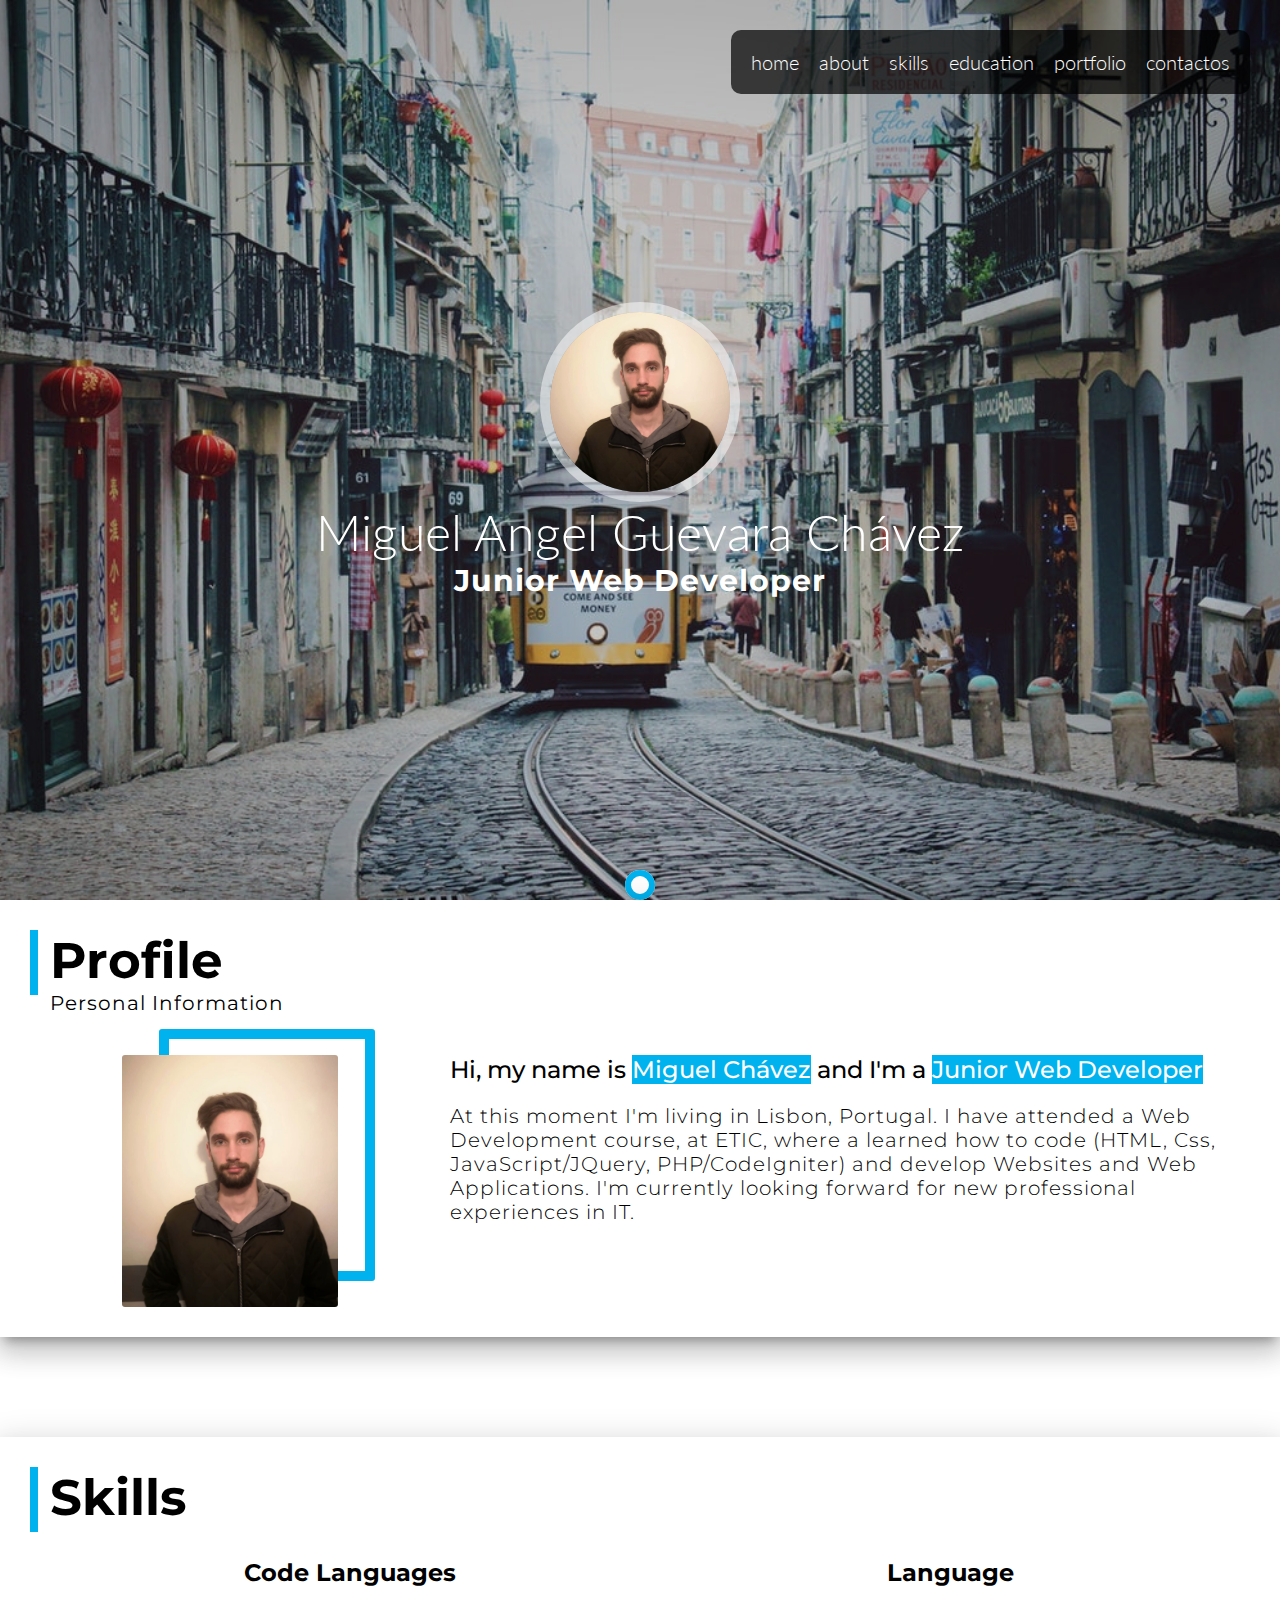
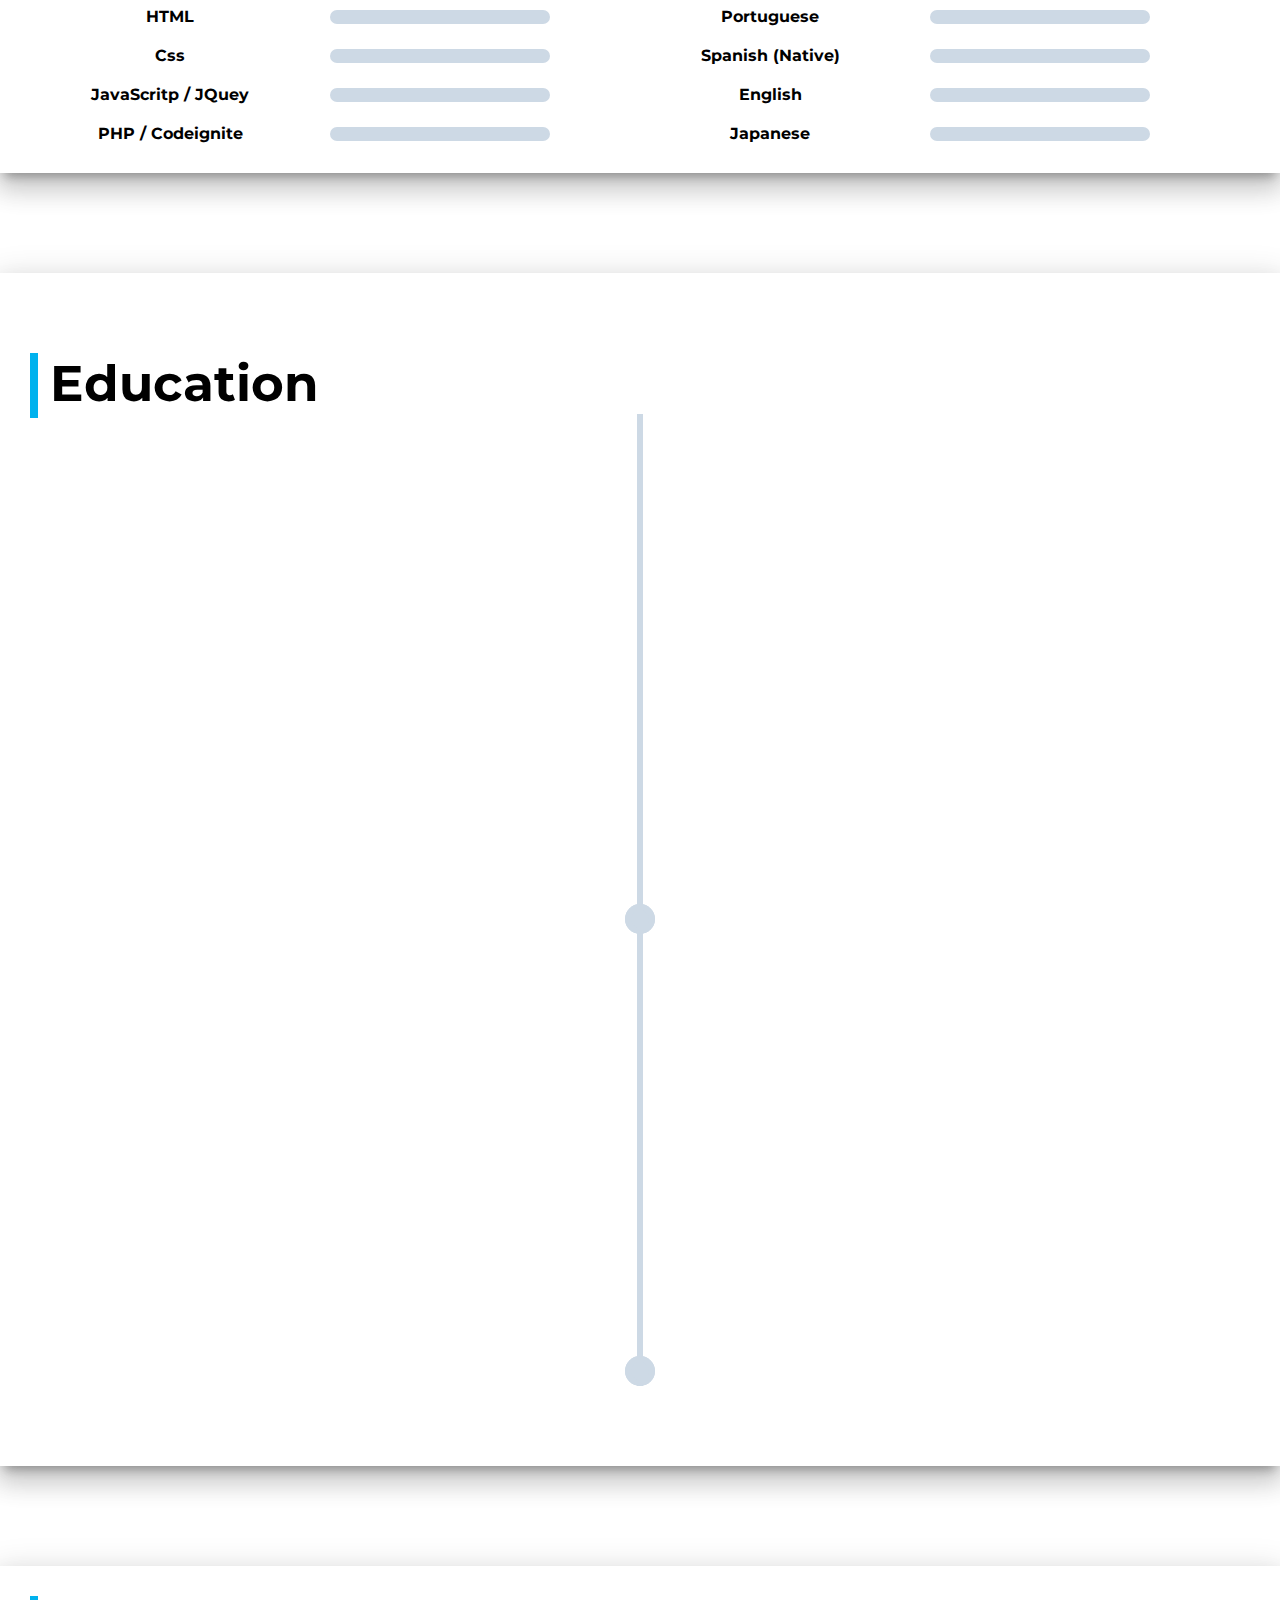
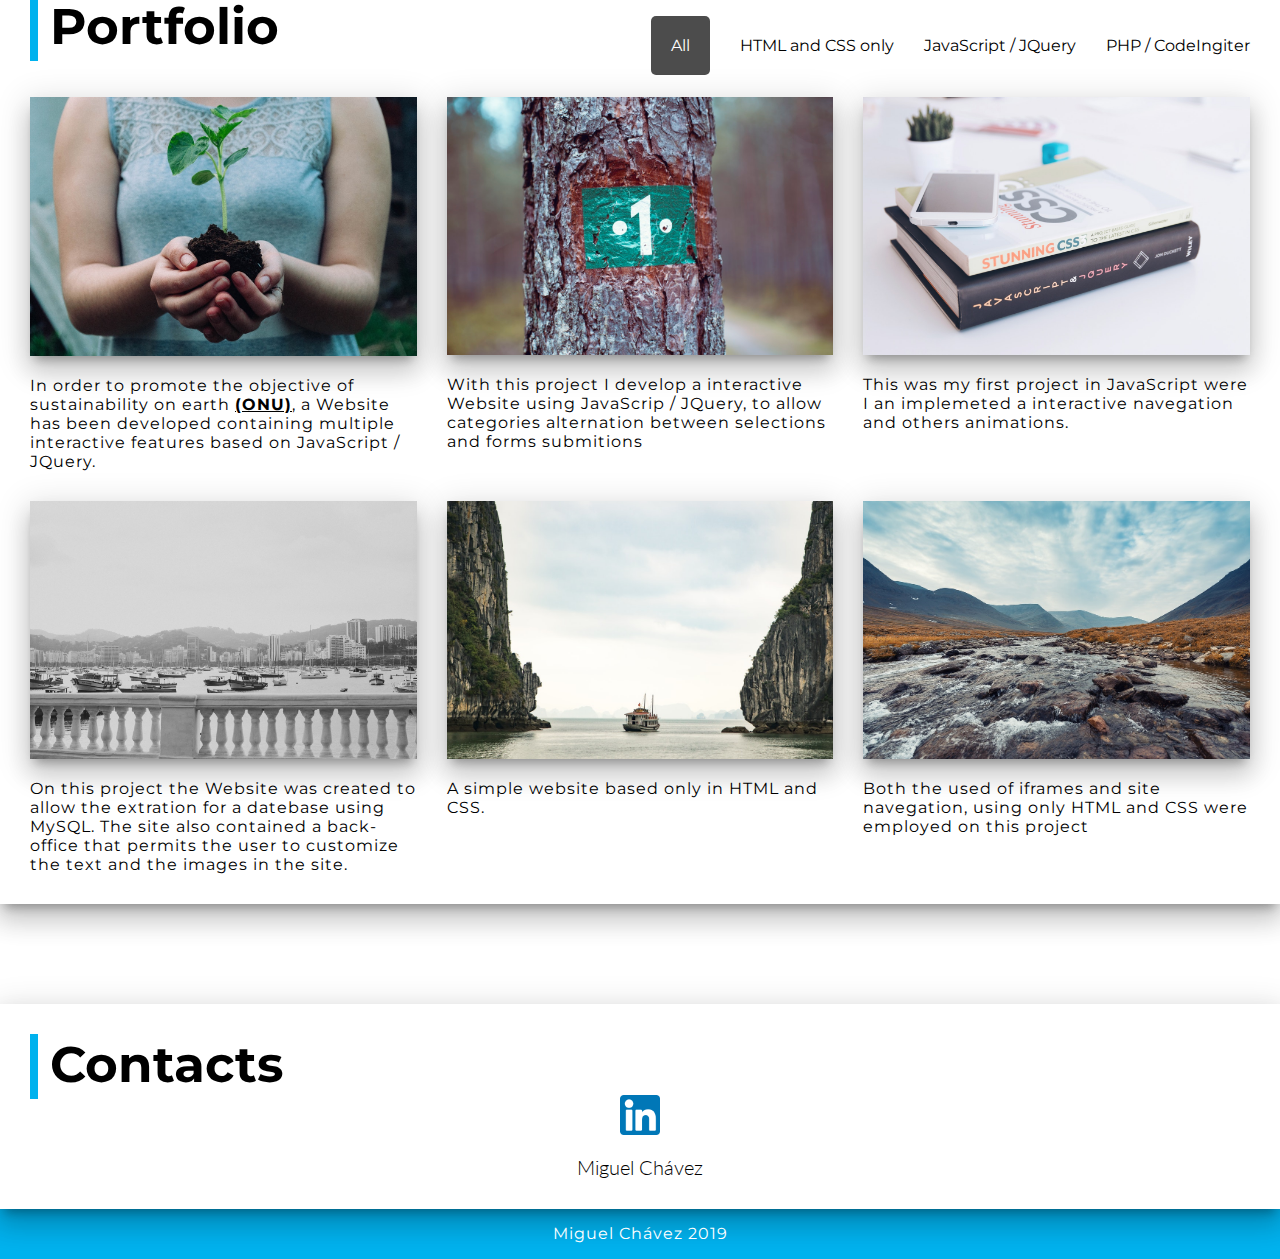
<file: index.html>
<!DOCTYPE html>
<html>
<head>
	<meta charset="utf-8">
	<meta name="description" content="At this moment I'm living in Lisbon, Portugal. I have attended a Web Development course, at ETIC, where a learned how to code (HTML, Css, JavaScript/JQuery, PHP/CodeIgniter) and develop Websites and Web Applications. I'm currently looking forward for new professional experiences in IT.">
	<meta name="author" content="Miguel Angel Guevara Chávez">
	<meta name="keywords" content="Junior-Web-Developer, Web-Developer, ETIC, Front-End, Back-End, Full-Stack, Developer, IT, Portugal, Portugal-Web-Developer">
	<meta name="viewport" content="width=device-width, initial-scale=1">

	<title>Miguel Chávez</title>

	<link rel="icon" href="assets/images/mcfavicon.ico" type="image/ico" sizes="16x16">
	<link href="https://fonts.googleapis.com/css?family=Lato:100,300|Montserrat:400,700" rel="stylesheet">
	<link rel="stylesheet" type="text/css" href="assets/css/styles.css">
</head>
<body>

<header id="home" class="parallax display-flex">

	<nav class="nav color-white">
		<ul>
			<li>
				<span><a href="#home">home</a></span>
			</li>

			<li>
				<a href="#about">about</a>
			</li>

			<li>
				<a href="#skills">skills</a>
			</li>

			<li>
				<a href="#education">education</a>
			</li>

			<li>
				<a href="#portfolio">portfolio</a>
			</li>

			<li>
				<a href="#contacts">contactos</a>
			</li>
		</ul>
	</nav>

    <figure>
	    <img src="assets/images/miguel-chavez.jpeg">
	</figure>
		
		<div class="banner color-white">
		<h1>Miguel Angel Guevara Chávez</h1>
		<p>Junior Web Developer</p>
		</div>

		<a href="#about" class="next"><div></div></a>



</header>

<main class="parallax display-flex">

<section id="about" class="shadow">

		<div class="container">
		
		<div class="title-about">
			<h3>Profile</h3>
			<p>Personal Information</p>
		</div>

	    <article class="grid-about grid">

	    	<div class="img-about-container">

	    	<figure>
	    		<img class="img-about" src="assets/images/miguel-chavez.jpeg">
	    		<div class="img-about-decoration"></div>
	    	</figure>

	    	</div>


		<div class="profile">
		<h2><span>Hi</span>, my name is <span class="profile-span color-white">Miguel Chávez</span> and I'm a <span class="profile-span color-white">Junior Web Developer</span> </h2>
		<p>At this moment I'm living in Lisbon, Portugal. I have attended a Web Development course, at ETIC, where a learned how to code (HTML, Css, JavaScript/JQuery, PHP/CodeIgniter) and develop Websites and Web Applications. I'm currently looking forward for new professional experiences in IT.
		</p>

	    </div>

</section>

<div class="white-space section-skills"></div>

<section id="skills" class="shadow">

	<div class="container">
			
	    <article class="skills">
			<h3>Skills</h3>
		</article>

		<article class="skills-grid grid">
					
			
			<ul>
				<h2>Code Languages</h2>
				<li class="grid">
					<label>HTML</label>
					<div class="display-flex">
					<span class="skills-lines"><span class="skills-lines-inside color-white html" data-value="190px"></span></span>
				    </div>
				</li>

			    <li class="grid">
					<label>Css</label>
					<div class="display-flex">
					<span class="skills-lines"><span class="skills-lines-inside css" data-value="208px"></span></span>
			     	</div>
			    </li>

		        <li class="grid">
					<label>JavaScritp / JQuey</label>
					<div class="display-flex">
					<span class="skills-lines"><span class="skills-lines-inside javascritp" data-value="178px"></span></span>
				    </div>
			    </li>

		    	<li class="grid">
					<label>PHP / Codeignite</label>
					<div class="display-flex">
					<span class="skills-lines"><span class="skills-lines-inside php" data-value="197px"></span></span>
				    </div>
				</li>
				
			</ul>

			<ul>
				<h2>Language</h2>
				<li class="grid">
					<label>Portuguese</label>
					<div class="display-flex">
					<span class="skills-lines"><span class="skills-lines-inside portuguese" data-value="212px"></span></span>
					</div>
				</li>

			    <li class="grid">
					<label>Spanish (Native)</label>
					<div class="display-flex">
					<span class="skills-lines"><span class="skills-lines-inside spanish" data-value="220px"></span></span>
				    </div>
			    </li>

		        <li class="grid">
					<label>English</label>
					<div class="display-flex">
					<span class="skills-lines"><span class="skills-lines-inside english" data-value="180px"></span></span>
				    </div>
			    </li>

		    	<li class="grid">
					<label>Japanese</label>
					<div class="display-flex">
					<span class="skills-lines"><span class="skills-lines-inside japanese" data-value="60px"></span></span>
				    </div>
				</li>
			</ul>


				</article>

				</div>			
</section>

<div class="white-space"></div>

<section id="education" class="timeline shadow">

 <ul>

 	<div class="container">

		<h3 class="education">Education</h3>
				
    <li>
      <div class="shadow div">
      	<div class="timeline-decoration">
        <time>OCT/2018 - AUG/2019</time><span class="timeline-text"><span class="profile-span color-white">Web Development</span> Course (Post Work Regimen), in the ETIC (Shool of Technologies Inovation and Criativity).</span>

        <div class="timeline-inside display-flex">       
        <label>HTML</label>
        <label>CSS</label>
        <label>JAVASCRITP | JQUERY</label>
        <label>PHP | CODEIGNITER</label>
        <label>MYSQL</label>
        </div>  
          
        </div>
      </div>
    </li>
    
    <li>   
      <div class="shadow div">
      	<div class="timeline-decoration">
        <time>OCT/2015 - FEB/2017</time><span class="timeline-text"><span class="profile-span color-white">MANAGEMENT OF HOTELS AND TOURISM</span>, at the School of Hospitality and Tourism of Porto.</span>

        <div class="timeline-inside display-flex">       
        <label>Communication Techniques</label>
        <label>Human Resources</label>
        <label>Marketing</label>
        <label>Branding</label>
        </div>
      </div>
    </li>

    </div>

</ul> 
			
</section>

<div class="white-space"></div>

<section id="portfolio" class="shadow">

	<div class="container">

		<h3 class="education">Portfolio</h3>

		<div class="selector display-flex">
			<div class="selector-data selected" data-target="all">All</div>
			<div class="selector-data" data-target="html">HTML and CSS only</div>
			<div class="selector-data" data-target="javascritp">JavaScript / JQuery</div>
			<div class="selector-data" data-target="php">PHP / CodeIngiter</div>

		</div>

	<article class="portfolio grid">

		<div class="project" data-category="javascritp">
			<a href="http://webdevelopetic.pt/alunos/MiguelChavez/index.html" target="blanck">
			<img class="shadow" src="assets/images/earth.jpg">
			</a>
			<p>In order to promote the objective of sustainability on earth <span class="obj"><a href="https://www.unric.org/pt/17-objetivos-de-desenvolvimento-sustentavel/31984-objetivo-15-protecao-dos-ecossistemas-terrestres" target="blanck">(ONU)</a></span>, a Website has been developed containing multiple interactive features based on JavaScript / JQuery.</p>
		</div>

		<div class="project" data-category="javascritp">
			<a href="assets/projectos/2/index.html" target="blanck">
				<img class="shadow" src="assets/images/2.jpg">
			</a>
				<p>With this project I develop a interactive Website using JavaScrip / JQuery, to allow categories alternation between selections and forms submitions </p>
		</div>

		<div class="project" data-category="javascritp">
			<a href="assets/projectos/3/index.html" target="blanck">
				<img class="shadow" src="assets/images/3.jpg">	
			</a>
				<p>This was my first project in JavaScript were I an implemeted a interactive navegation and others animations.</p>
		</div>

			<div class="project" data-category="php">
			<a href="assets/projectos/5">
				<img class="shadow" src="assets/images/5.jpg">
			</a>
				<p>On this project the Website was created to allow the extration for a datebase using MySQL. The site also contained a back-office that permits the user to customize the text and the images in the site.</p>
		</div>


		<div class="project" data-category="html">
			<a href="assets/projectos/4/index.html" target="blanck">
			    <img class="shadow" src="assets/images/4.jpg">
			</a>
				<p>A simple website based only in HTML and CSS.</p>
		</div>


		<div class="project" data-category="html">
			<a href="assets/projectos/mountains/index.html" target="blanck">
				<img class="shadow" src="assets/images/1.jpg">
			</a>
				<p>Both the used of iframes and site navegation, using only HTML and CSS were employed on this project</p>
		</div>

	</article>

	</div>

</section>

<div class="white-space"></div>

<section id="contacts" class="shadow">

	<div class="container">

	<h3 class="education">Contacts</h3>

	<article class="display-flex">
			
	<figure class="display-flex">
		<a href="https://www.linkedin.com/in/miguel-ch%C3%A1vez-43ba5317b/" target="blanck">
			<img src="assets/images/linkedin.png">
		</a>
		<a href="https://www.linkedin.com/in/miguel-ch%C3%A1vez-43ba5317b/" target="blanck">
		<h1>Miguel Chávez</h1>
		</a>
	</figure>
	</article>

	</div>

</section>

</section>

    </main>

	<footer class="color-white">
		<p>Miguel Chávez 2019</p>
	</footer>

	<script src="https://ajax.googleapis.com/ajax/libs/jquery/3.3.1/jquery.min.js"></script>
	<script src="assets/js/js.js"></script>

</body>
</html>
</file>
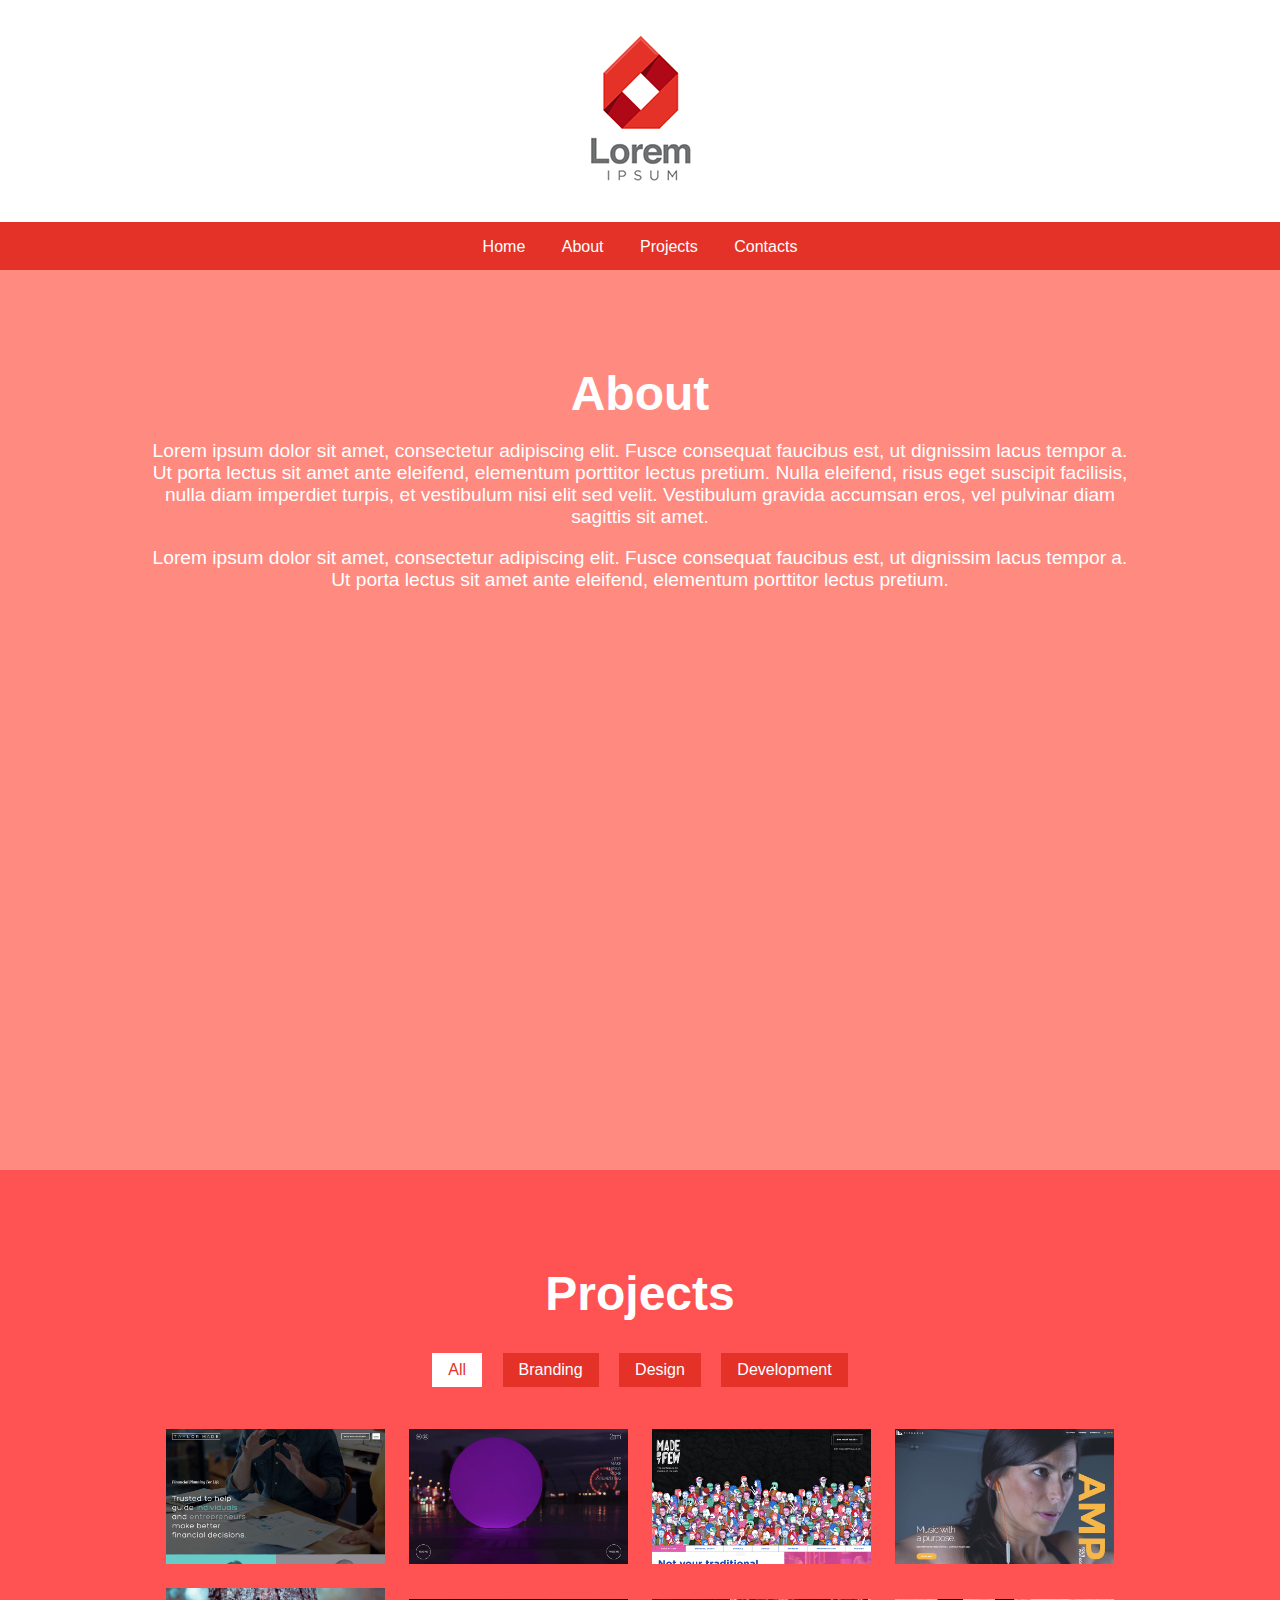
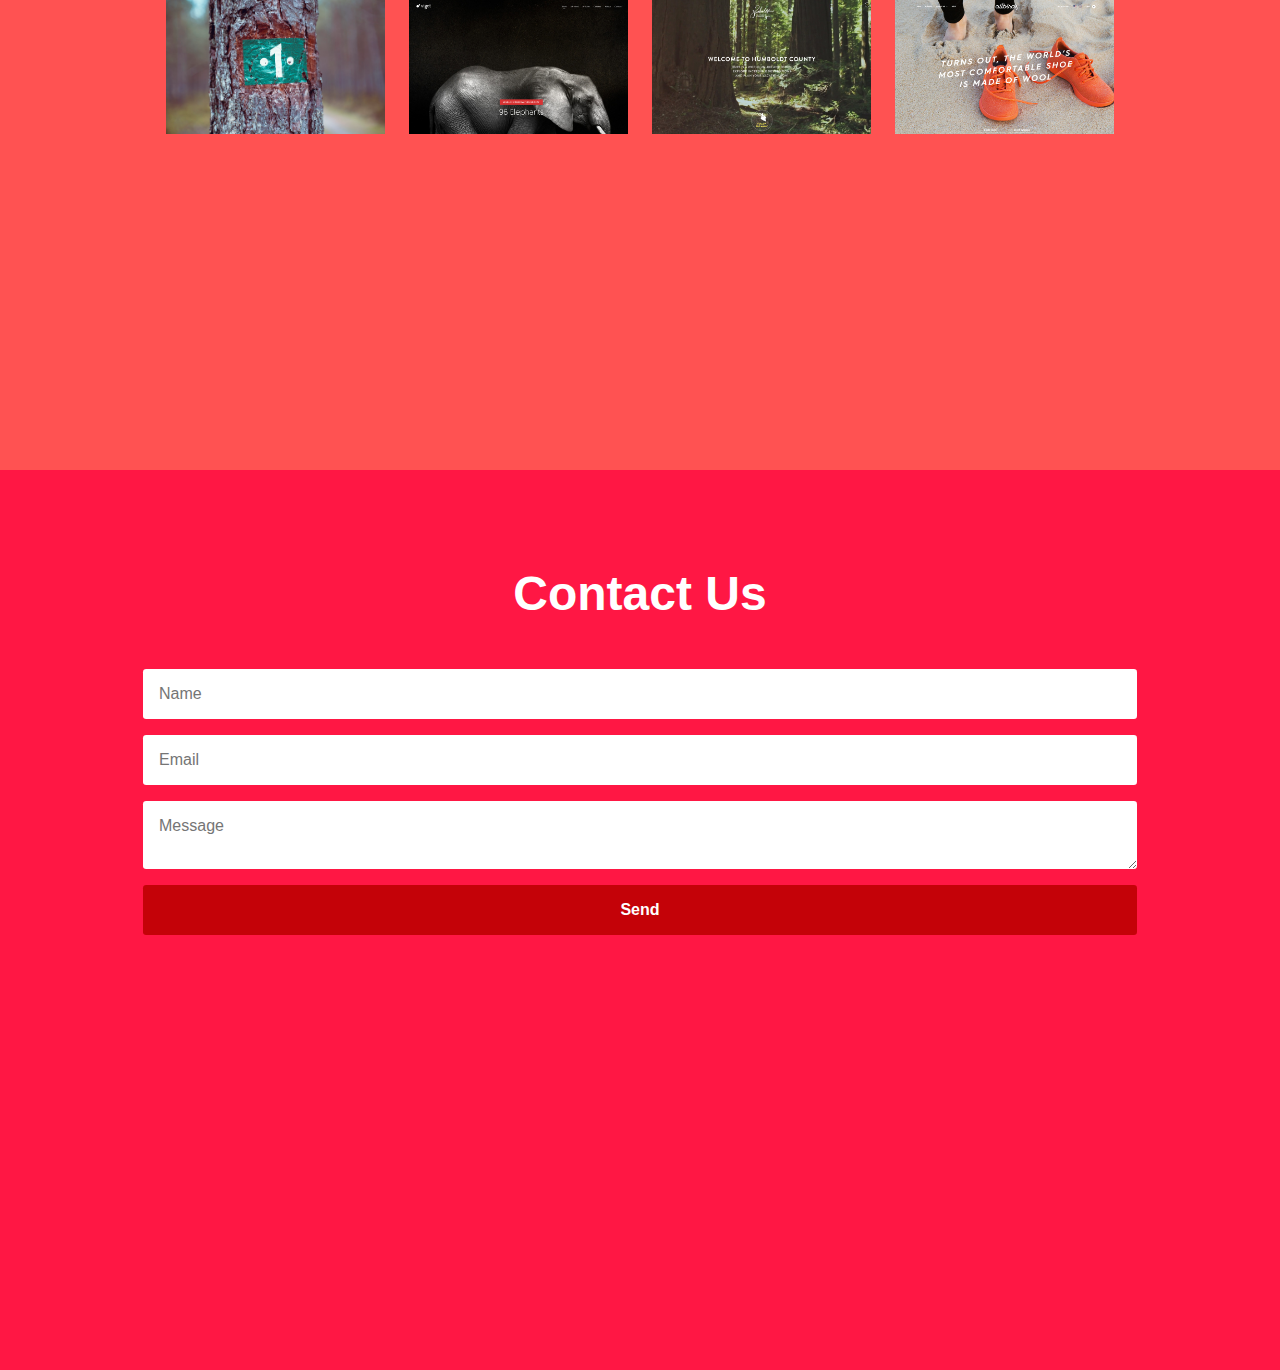
<file: assets/projectos/2/index.html>
<!DOCTYPE html>
<html>
<head>
<meta charset="utf-8" />
<link type="text/css" rel="stylesheet" href="css/style.css" />
<title>Lorem Ipsum</title>
</head>

<body>

    <!-- Header -->
    <header id="header">
        <!-- Logo -->
        <h1>
        	<img src="img/logo.png" alt="Lorem Ipsum"/>
        </h1>
        <!-- Menu -->
        <div id="menu-container">
            <nav id="main-menu">
            	<a href="#header">Home</a>
                <a href="#about">About</a>
                <a href="#projects">Projects</a>
                <a href="#contacts">Contacts</a>
            </nav>
        </div>
    </header>

    <!-- Section 1 -->
    <section class="home-section" id="about">
        <div class="container">
            <header>
                <h2>
                    About
                </h2>
                <p>
                    Lorem ipsum dolor sit amet, consectetur adipiscing elit. Fusce consequat faucibus est, ut dignissim lacus tempor a. Ut porta lectus sit amet ante eleifend, elementum porttitor lectus pretium. Nulla eleifend, risus eget suscipit facilisis, nulla diam imperdiet turpis, et vestibulum nisi elit sed velit. Vestibulum gravida accumsan eros, vel pulvinar diam sagittis sit amet.
                </p>
                <p>
                    Lorem ipsum dolor sit amet, consectetur adipiscing elit. Fusce consequat faucibus est,
                    ut dignissim lacus tempor a. Ut porta lectus sit amet ante eleifend, elementum porttitor lectus pretium.
                </p>
            </header>
        </div>
    </section>

    <section class="home-section" id="projects">
        <div class="container">
            <header>
                <h2>
                    Projects
                </h2>
            </header>

            <div class="buttons-container">
                <div class="project-button active-button" data-target="all">
                    All
                </div>
                <div class="project-button" data-target="branding">
                    Branding
                </div>
                <div class="project-button" data-target="design">
                    Design
                </div>
                <div class="project-button" data-target="development">
                    Development
                </div>
            </div>

            <div class="projects-container clearfix">
                <img src="img/project1.jpg" class="project design" data-category="branding"/>
                <img src="img/project2.jpg" class="project" data-category="design"/>
                <img src="img/project3.jpg" class="project" data-category="development"/>
                <img src="img/project4.jpg" class="project" data-category="design"/>
                <img src="img/project5.jpg" class="project" data-category="design"/>
                <img src="img/project6.jpg" class="project" data-category="branding"/>
                <img src="img/project7.jpg" class="project" data-category="design"/>
                <img src="img/project8.jpg" class="project" data-category="development"/>
            </div>

        </div>
    </section>

    <section class="home-section" id="contacts">
        <div class="container">
            <header>
                <h2>
                    Contact Us
                </h2>
            </header>

            <form id="contact-form">
                <input type="text" name="name" id="form-name" placeholder="Name" required/>
                <input type="email" name="email" placeholder="Email" required/>
                <textarea name="message" placeholder="Message" required></textarea>
                <input type="submit" value="Send" />
            </form>

            <div id="contact-message">
                Thank you for contacting <span>Tom</span>.
                <br />
                Wee'll get back to you as soon as possible.

            </div>

        </div>
    </section>

    <script type="text/javascript" src="js/jquery3.1.1.js"></script>
    <script type="text/javascript" src="js/script.js"></script>

</body>
</html>
</file>
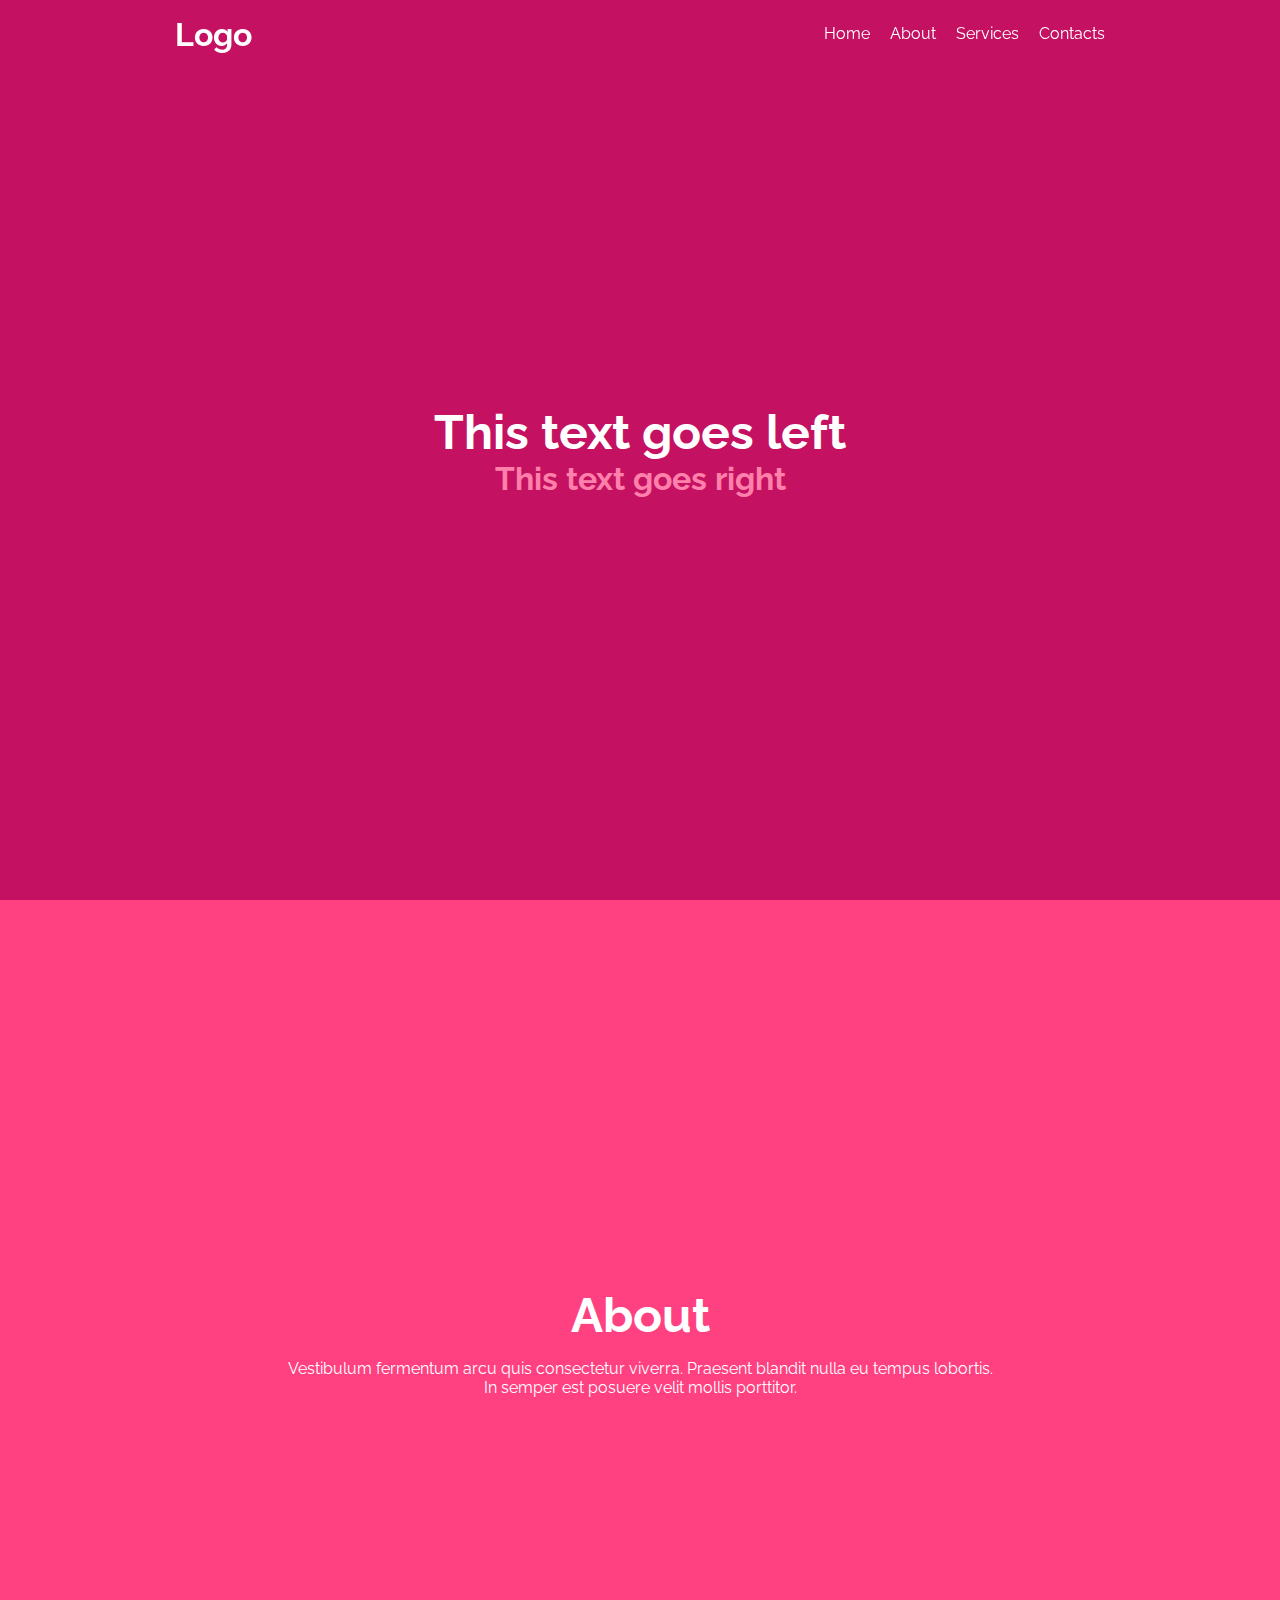
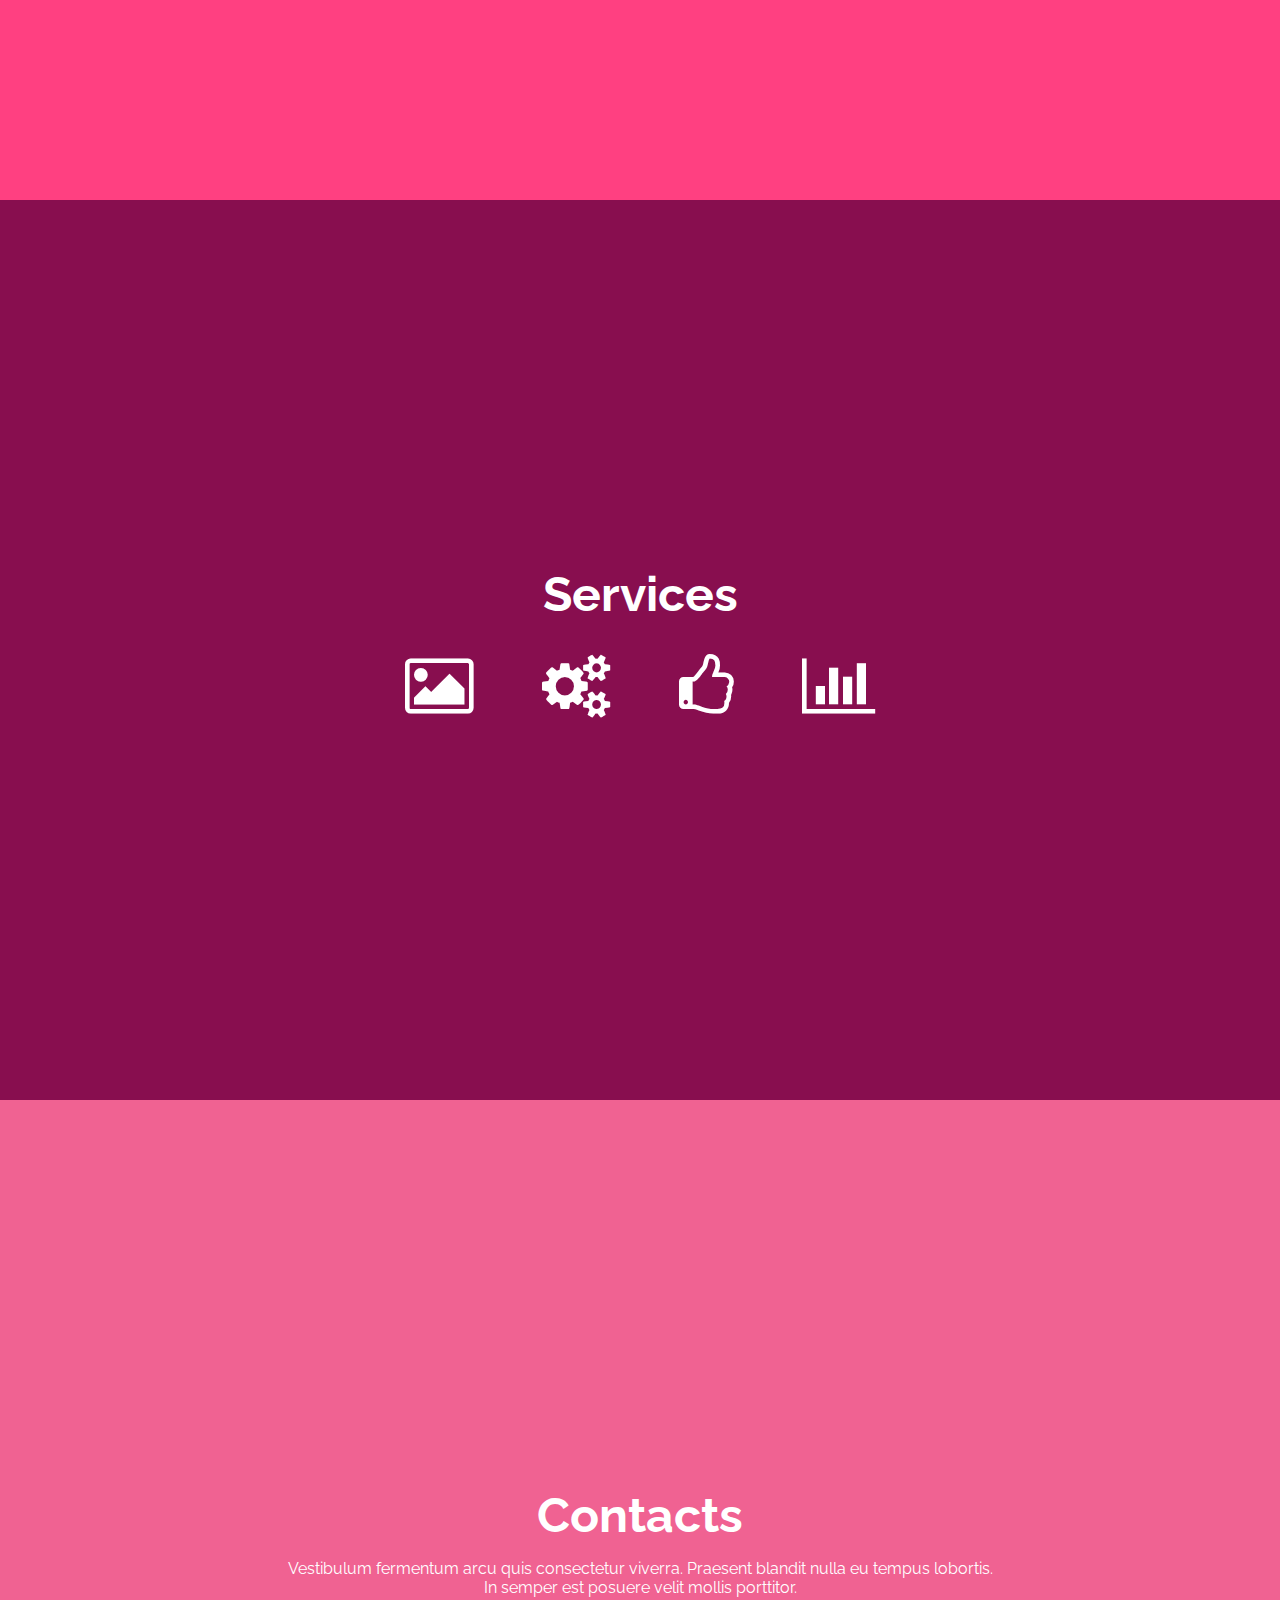
<file: assets/projectos/3/index.html>
<!DOCTYPE HTML>
<html>
<head>
    <meta charset="utf-8">
    <link rel="stylesheet" type="text/css" href="css/style.css" />
    <link rel="stylesheet" type="text/css" href="css/font-awesome/css/font-awesome.min.css" />
    <link href="https://fonts.googleapis.com/css?family=Raleway:400,700" rel="stylesheet">
<title>Javascript</title>
</head>

<body>

    <header class="main-header">
        <div class="container">
            <div class="row">
                <div class="col col4 left">
                    <h1>Logo</h1>
                </div>
                <div class="col col8 right">
                    <nav class="main-menu text-right">
                        <a href="#intro">Home</a>
                        <a href="#about">About</a>
                        <a href="#services">Services</a>
                        <a href="#contacts">Contacts</a>
                    </nav>
                </div>
            </div>
        </div>
    </header>

    <section class="home-section" id="intro">
        <header>
            <h2>This text goes left</h2>
            <h3>This text goes right</h3>
        </header>
    </section>

    <section class="home-section" id="about">
        <header>
            <h2>About</h2>
            <p>
                Vestibulum fermentum arcu quis consectetur viverra. Praesent blandit nulla eu tempus lobortis.<br />
                In semper est posuere velit mollis porttitor.
            </p>
        </header>
    </section>

    <section class="home-section" id="services">
        <header>
            <h2>Services</h2>
            <p class="services-icons">
                <i class="fa fa-picture-o"></i>
                <i class="fa fa-cogs"></i>
                <i class="fa fa-thumbs-o-up"></i>
                <i class="fa fa-bar-chart"></i>
            </p>
        </header>
    </section>

    <section class="home-section" id="contacts">
        <header>
            <h2>Contacts</h2>
            <p>
                Vestibulum fermentum arcu quis consectetur viverra. Praesent blandit nulla eu tempus lobortis.<br />
                In semper est posuere velit mollis porttitor.
            </p>
        </header>
    </section>



    <!-- JS files -->
    <script type="application/javascript" src="js/jquery3.1.1.js"></script>
    <script type="application/javascript" src="js/script.js"></script>

</body>
</html>
</file>
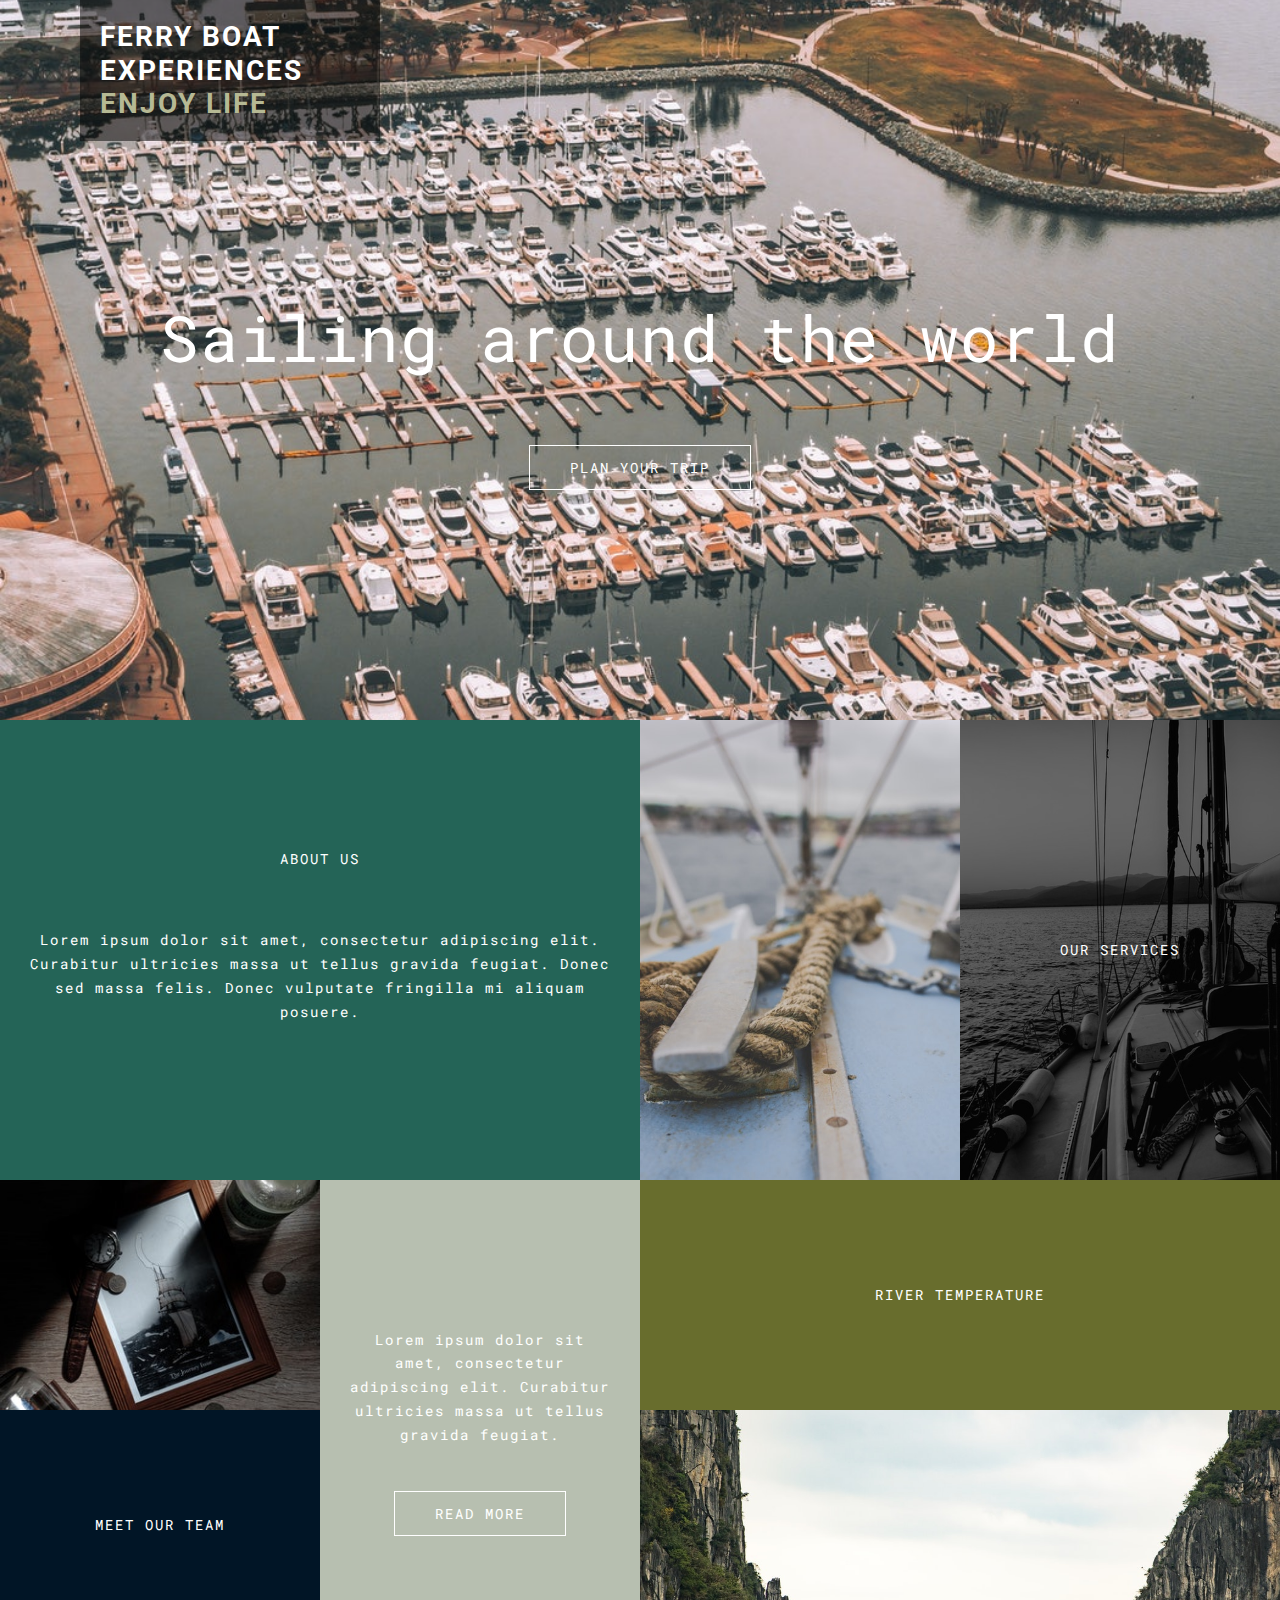
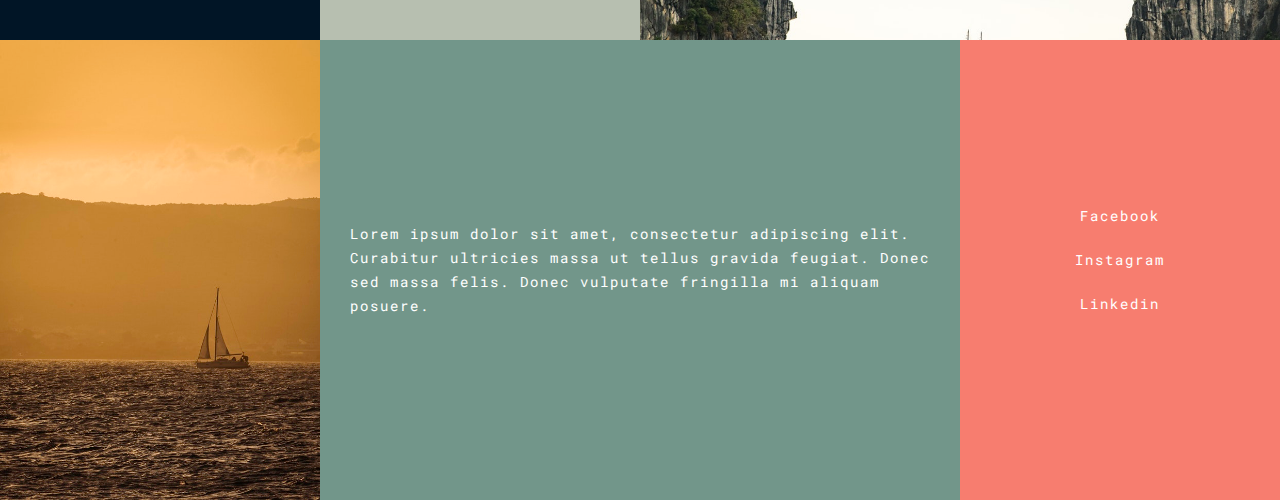
<file: assets/projectos/4/index.html>
<!DOCTYPE html>
<html>
	<head>
        <meta charset="utf-8">
        <meta name="viewport" content="width=device-width, initial-scale=1.0">
        
		<title>Sailing</title>
        <link href="https://fonts.googleapis.com/css?family=Roboto|Roboto+Mono:700,400" rel="stylesheet">
		<link rel="stylesheet" type="text/css" href="assets/css/styles.css">
	</head>

	<body>
        
        <header>
            <div class="logo">
                <h1>Ferry Boat Experiences
                    <span>Enjoy Life</span>
                </h1>
            </div>
            
            <h2>Sailing around the world</h2>
            <a class="button" href="#">Plan your trip</a>
        </header>
        
        <main>
            <div class="about-us span-2">
                 <h3> About us</h3>
                 <p>Lorem ipsum dolor sit amet, consectetur adipiscing elit. Curabitur ultricies massa ut tellus gravida feugiat. Donec sed massa felis. Donec vulputate fringilla mi aliquam posuere. </p>
            </div>
            
            <div>
                <img src="assets/images/1.jpg">
            </div>
            
            <div>
                <h3 class="ourservices">Our services</h3>
                <img src="assets/images/2.jpg" class="grayscale">
            </div>
            
            <div>
                <img src="assets/images/3.jpg">
            </div>
            
            <div class="blue-bg">
                <h3>Meet our team</h3>
            </div>
            
            <div class="green-bg">
                <p>Lorem ipsum dolor sit amet, consectetur adipiscing elit. Curabitur ultricies massa ut tellus gravida feugiat.</p>
                <a class="button" href="#">Read more</a>
            </div>
            
            <div class="temperature span-2">
                <h3>River Temperature</h3>
            </div>
            
            <div class="span-2">
                <img src="assets/images/4.jpg">
            </div>
            
            <div class="photo2">
                 <img src="assets/images/5.jpg">
            </div>
            
            <div class="light-green-bg span-2">
                <p>Lorem ipsum dolor sit amet, consectetur adipiscing elit. Curabitur ultricies massa ut tellus gravida feugiat. Donec sed massa felis. Donec vulputate fringilla mi aliquam posuere. </p>
            </div>
            
            <div class="salmon-bg">
                <ul>
                    <li>Facebook</li>
                    <li>Instagram</li>
                    <li>Linkedin</li>
                </ul>
            </div>
        </main>

	</body>
</html>
</file>
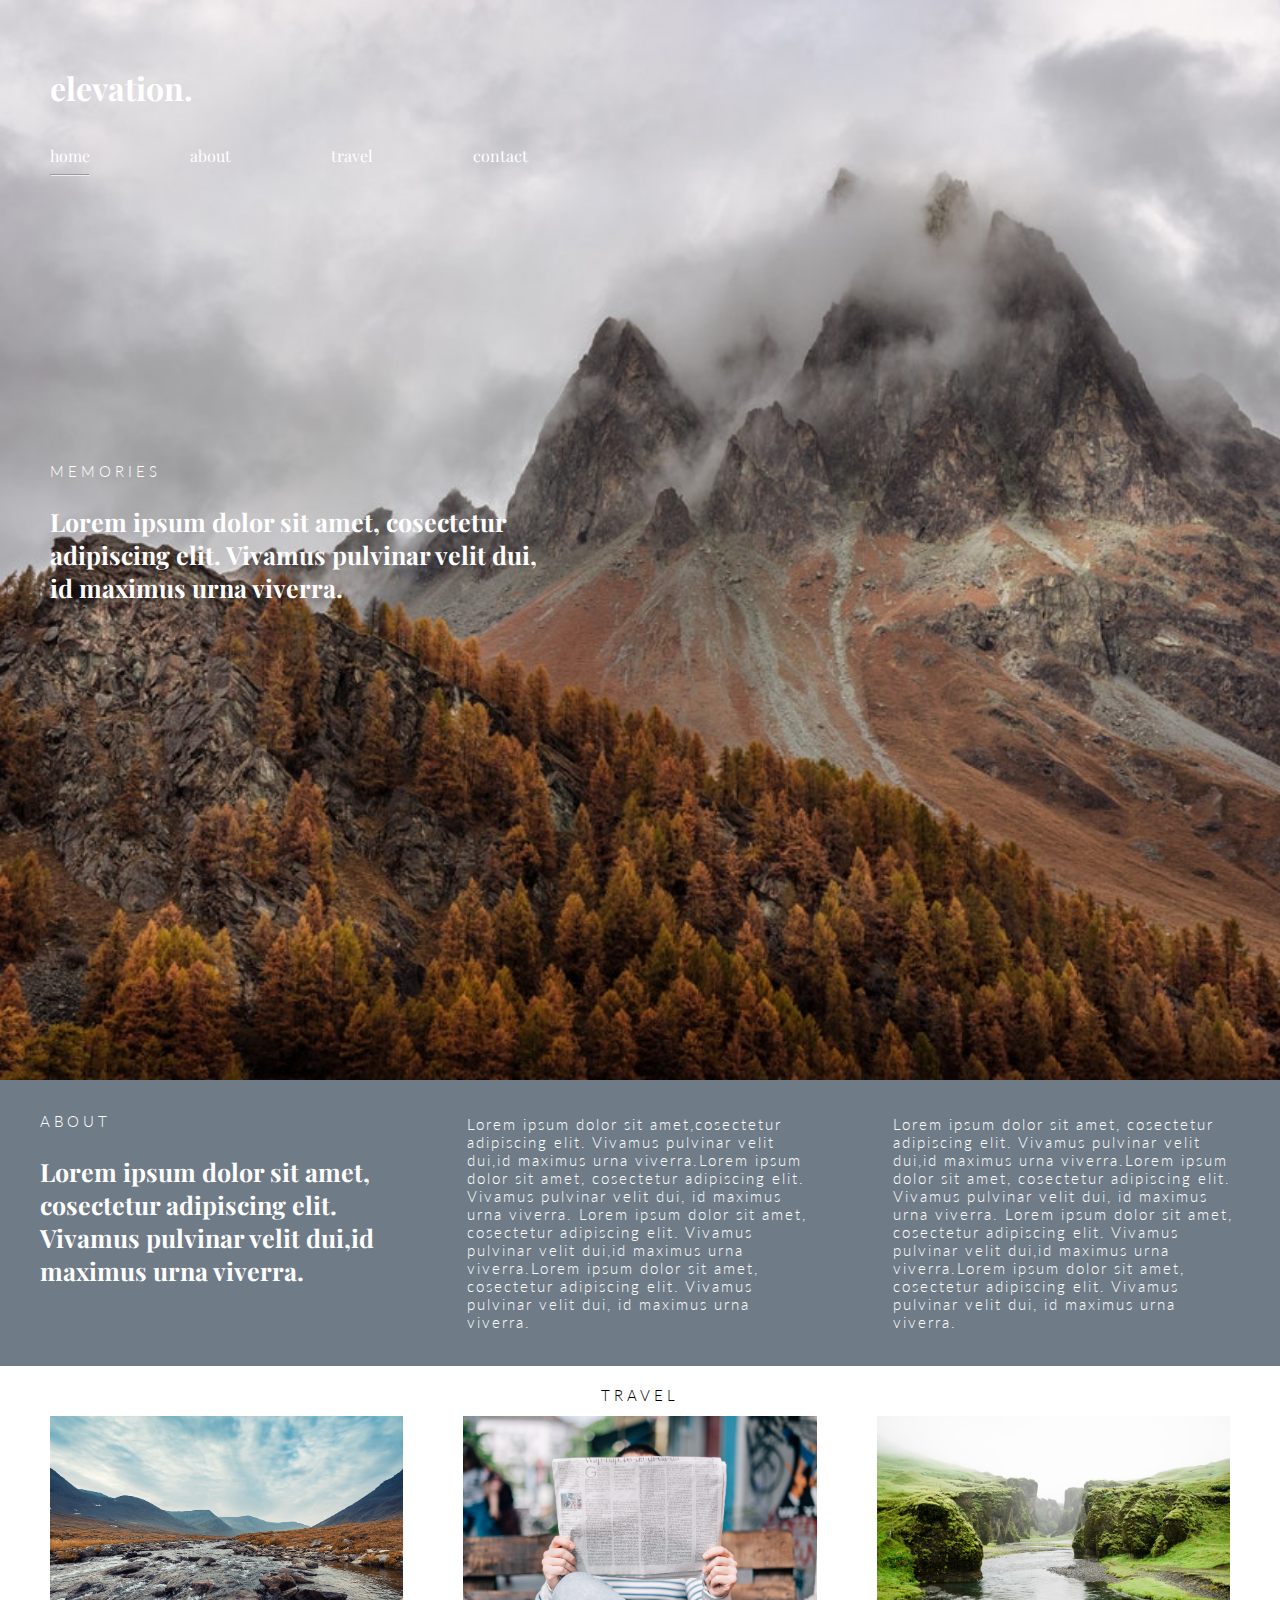
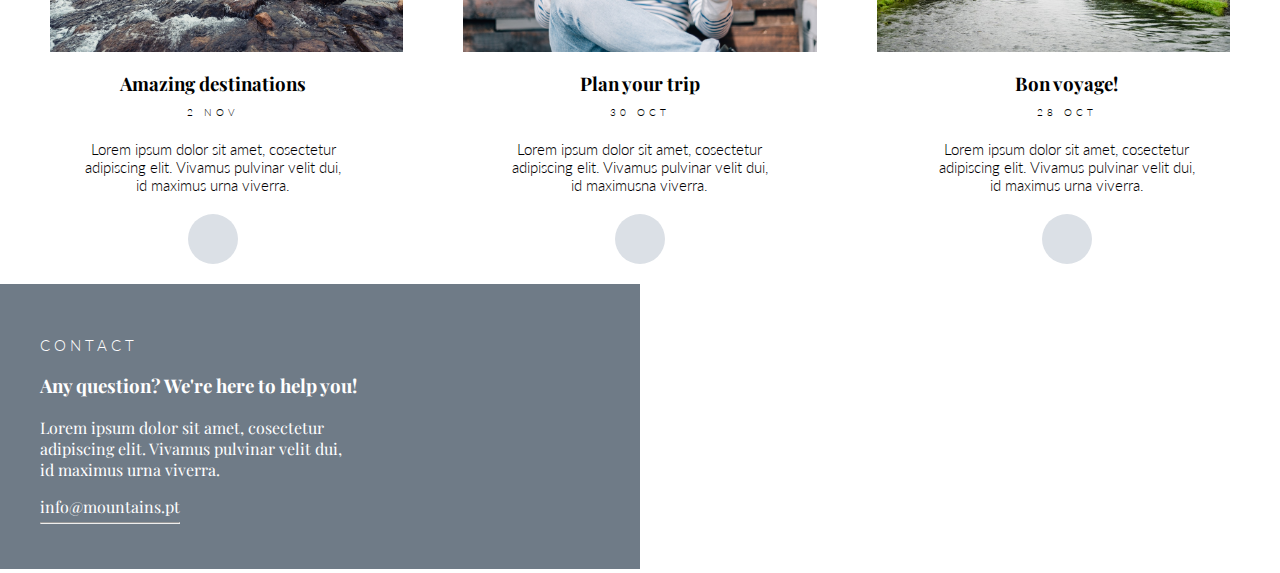
<file: assets/projectos/mountains/index.html>
<!DOCTYPE html>
<html lang="en">

	<head>
		<meta charset="utf-8">
		<meta name="viewport" content="width=device-width, initial-scale=1.0">

		<title>Elevation</title>


		<link href="https://fonts.googleapis.com/css?family=Lato:300,400,700|Playfair+Display:400,700" rel="stylesheet">
		<link rel="stylesheet" type="text/css" href="assets/css/styles.css">
		<link rel="stylesheet" type="text/css" href="http://code.ionicframework.com/ionicons/2.0.1/css/ionicons.min.css">

	</head>

	<body>

		<header>
				<h1>elevation.</h1>

				<ul class="menu">
					<li><a href="#">home<hr></a></li>
					<li><a href="#about">about</a></li>
					<li><a href="#travel">travel</a></li>
					<li><a href="#contact">contact</a></li>
				</ul>

				<ul class="icons">
					<li><i class="ion-ios-search"></i></li>
					<li><i class="ion-person"></i></li>
				</ul>

				<div class="landscape">

				<h2>memories</h2>

				<p>Lorem ipsum dolor sit amet, cosectetur<br>
					adipiscing elit. Vivamus pulvinar velit dui,<br> id maximus urna viverra.</p>
				</div>

				
			</header>

			<main>
				<section class="grid-gray">
					<div>

					<h2 id="about">About</h2>
					<p>Lorem ipsum dolor sit amet, cosectetur
					adipiscing elit. Vivamus pulvinar velit dui,id maximus urna viverra. </p>
				    </div>

					<div>
						<p class="p-gray">Lorem ipsum dolor sit amet,cosectetur adipiscing elit. Vivamus pulvinar velit dui,id maximus urna viverra.Lorem ipsum dolor sit amet, cosectetur	adipiscing elit. Vivamus pulvinar velit dui, id maximus urna viverra. Lorem ipsum dolor sit amet, cosectetur adipiscing elit. Vivamus pulvinar velit dui,id maximus urna viverra.Lorem ipsum dolor sit amet, cosectetur adipiscing elit. Vivamus pulvinar velit dui, id maximus urna viverra.</p>		
					</div>

					<div>
						<p class="p-gray">Lorem ipsum dolor sit amet, cosectetur adipiscing elit. Vivamus pulvinar velit dui,id maximus urna viverra.Lorem ipsum dolor sit amet, cosectetur adipiscing elit. Vivamus pulvinar velit dui, id maximus urna viverra. Lorem ipsum dolor sit amet, cosectetur adipiscing elit. Vivamus pulvinar velit dui,id maximus urna viverra.Lorem ipsum dolor sit amet, cosectetur adipiscing elit. Vivamus pulvinar velit dui, id maximus urna viverra.</p>					
					</div>

				</section>

				<div id="travel" class="travel"><h2>Travel</h2></div>

				<section class="grid-images">

					<div><img src="assets/images/1.jpg"></div>

					<div><img src="assets/images/2.jpg"></div>			

					<div><img src="assets/images/3.jpg"></div>

				</section>

				<section class="grid-text">

					<div>
						<h3>Amazing destinations<br><span>2 nov</span></h3>

					<p>Lorem ipsum dolor sit amet, cosectetur<br>
					     adipiscing elit. Vivamus pulvinar velit dui,<br>id maximus urna viverra.</p>
					</div>

					<div>
						<h3>Plan your trip<br><span>30 oct</span></h3>
						<p>Lorem ipsum dolor sit amet, cosectetur<br>
					     adipiscing elit. Vivamus pulvinar velit dui,<br>id maximusna viverra.</p>
					</div>

					<div>
						<h3>Bon voyage!<br><span>28 oct</span></h3>
						<p>Lorem ipsum dolor sit amet, cosectetur<br>
					     adipiscing elit. Vivamus pulvinar velit dui,<br>id maximus urna viverra.</p>
					</div>

				</section>

				<section class="share">
					<div><i class="ion-link"></i></div>
					<div><i class="ion-link"></i></div>
					<div><i class="ion-link"></i></div>
				</section>

				<section class="grid-final">

					<div id="contact" class="contact"><h2>Contact</h2>
					<h3>Any question? We're here to help you!</h3>
					<p>Lorem ipsum dolor sit amet, cosectetur<br>
					     adipiscing elit. Vivamus pulvinar velit dui,<br>id maximus urna viverra.</p>

					     <a href="mailto:info@mountains.pt">info@mountains.pt<hr class="under"></a>	
					</div>

					<div>
						<iframe class="maps" src="https://www.google.com/maps/embed?pb=!1m14!1m8!1m3!1d12453.99095043784!2d-9.151203865344238!3d38.706380018614!3m2!1i1024!2i768!4f13.1!3m3!1m2!1s0xd19347a23882505%3A0xd808c2b6e8423d1b!2zUHJhw6dhIGRvIENvbcOpcmNpbw!5e0!3m2!1spt-PT!2spt!4v1541187276802" width="100%" height="100%" frameborder="0" style="border:0" allowfullscreen></iframe>
					</div>

					</section>


			</main>

	</body>
</html>
</file>
<file: assets/css/styles.css>
/********** Reset ********/
*{box-sizing: border-box;}
html{ height: 100%; }
img{ max-width: 100%; display: block; object-fit: cover; }
h1,h2,h3,h4,h5,h6,p,ul,ol,li,figure,body{ padding: 0px; margin: 0px; }

/********* Vars ********/

:root{

	/******* Fonts *******/

	--lato: 'Lato', sans-serif;
	--montserrat: 'Montserrat', sans-serif;

	/******* Pixels *******/

	--font-size: 50px;
	--container: 30px;
	--decoration: 65px;

}



/********* General Classes ********/

.color-white{ color: #fff; }

.container{	margin: var(--container); }

.grid{
	display: grid;
	grid-template-columns:1fr 2fr;
}

.display-flex{
	display: flex;
	justify-content: center;
	align-items: center;
	flex-flow: column;
}

.parallax{
	background-repeat: no-repeat;
	background-attachment: fixed;
	background-size: cover;
	background-position: center;
}

.shadow{
	box-shadow: 0 16px 24px 2px rgba(0,0,0,0.14), 
				0 6px 30px 5px rgba(0,0,0,0.12), 
				0 8px 10px -5px rgba(0,0,0,0.3);
}

.white-space{
	height: 100px;
}


/********* Styles ********/

body{
	font-family: var(--montserrat);
	font-weight: 400;
}

h1{
	font-weight: normal;
	font-size: var(--font-size);
}

h3{
    font-size: var(--font-size);
}

label{
	font-weight: 700;
	text-align: center;
}

ul{
	list-style: none;
}

a{
	text-decoration: none;
	color: inherit;
}

p{
	letter-spacing: 1px;
}

main{
	background: url('../images/electrico2.jpg');
	height: 100%;
}

/********* Header ********/

header{
	background: url('../images/electrico.jpg');
	height: 100vh;
	overflow: hidden;
}

header:before{
	content: '';
	position: absolute;
	height: 100%;
	width: 100%;
	top: 0px;
	left: 0px;
    background: rgba(0,0,0,0.2);
}

.nav{
	position: absolute;
	top: var(--container);
	right: var(--container);	
}

.nav ul{ 
	display: flex; 
	background: rgba(0,0,0,0.7); 
	padding: 20px; 
	border-radius: 10px; 
}

.nav ul li{	
	margin-right: 20px; 
	font-family: var(--lato);
	font-weight: 300;
	font-size: 20px;
	border-bottom: 0px solid #fff;
}

.nav ul li:last-child{margin-right: 0px;}


header figure{ z-index: 10; }

header figure img{
	height: 200px;
	width: 200px;
	border-radius: 50%;
	border: 10px solid rgba(255,255,255,.5);
}

.banner{
	text-align: center;
	z-index: 10;
}

.banner h1{
	font-weight: 300;
	font-family: var(--lato);
}

.banner p{
	font-size: calc( var(--font-size) - 20px);
	font-weight: 700;
} 

.next{
	height: 30px;
	width: 30px;
	background: #fff;
	border-radius: 50%;
	z-index: 10;
	box-shadow: inset 0px 0px 0px 6px #00B2EE;
	position: absolute;
	bottom: 0px;
	-webkit-animation: bonce 2s infinite ;
	animation: bonce 2s infinite;
}

@-webkit-keyframes bonce{
	50% { bottom: 20px; }
}

@keyframes bonce{
	50% { bottom: 20px; }
}


/********* Section About ********/

#about{	background: #fff; z-index: 10 }

.title-about:before{
	content: '';
	position: absolute;
	width: 8px;
	height: var(--decoration);
	background: #00B2EE;
}

.title-about{ margin: 30px 0px 40px 0px;}

.title-about > p, .title-about > h3{margin-left: 20px;}

.title-about > p{ font-size: 20px; }

.profile-span{ background:#00B2EE; }

.grid-about{ grid-column-gap: 20px; }

.profile h2{
	margin-bottom: 20px;
	font-weight: 500;
}

.profile p{
	font-weight: 300;
	font-size: 20px;
}

.img-about-container{
	margin: 0 auto;
	position: relative;
}

.img-about{
	height: 252px;
    width: 216px;
    position: relative;
    z-index: 12;
    border-radius: 3px;
}

.img-about-decoration{
	height: 252px;
    width: 216px;
    position: absolute;
    border: 10px solid #00B2EE;
    top: -26px;
    right: -37px;
    border-radius: 3px;
}

/********* Section Skill ********/

#skills{	background: #fff; width: 100%; }

.skills:before{
	content: '';
	position: absolute;
	width: 8px;
	height: var(--decoration);
	background: #00B2EE;
}

.skills h3, .skills p, .skills-grid{ margin-left: 20px; }

.skills-grid{
	margin-top: 30px;
    grid-template-columns: 1fr 1fr;
}

.skills-grid ul{
	padding: 0px 30px;
}

.skills-grid ul{ text-align: center; }

.skills-grid ul li{
	margin-top: 20px;
	position: relative;
}

.skills-lines li{ width: 220px;}

.skills-lines{
	width: 220px;
    background: #CDD9E5;
    height: 14px;
    border-radius: 35px;
    text-align: center;
    position: relative;
}

.skills-lines-inside{
	position: absolute;
	top: 0px;
    left: 0px;
    height: 14px;
    width: 0px;
    background: #00B2EE;    
    border-radius: 35px; 
    font-size: 12px;   
}

.css{width: 0px;}
.javascritp{width: 0px;}
.php{width: 0px;}

.portuguese{width: 0px;}
.spanish{width: 0px;}
.english{width: 0px;}
.japanese{width: 0px;}

/********* Section Education ********/

#education{width: 100%;}

.education{margin-left: 20px;}

.education:before{
	content: '';
	position: absolute;
	width: 8px;
	height: var(--decoration);
	background: #00B2EE;
	margin-left: -20px;
}

.timeline ul {
  background: #fff;
  padding: 50px 0;
  overflow: hidden
}

.timeline ul li {
  position: relative;
  width: 6px;
  margin: 0 auto;
  padding-top: 50px;
  background: #CDD9E5;
}

.timeline ul li:after {
  content: '';
  position: absolute;
  left: 50%;
  bottom: 0;
  transform: translateX(-50%);
  width: 30px;
  height: 30px;
  border-radius: 50%;
  background: inherit;
  box-shadow:inset 0px 0px 0px 6px #CDD9E5;
}

.timeline ul li .div {
  position: relative;
  bottom: 0;
  width: 400px;
  padding: 15px;
  background: #00B2EE;
}

.timeline ul li .div:before {
  content: '';
  position: absolute;
  bottom: 7px;
  width: 0;
  height: 0;
  border-style: solid;
}

.timeline ul li:nth-child(odd) .div {left: 45px;}

.timeline ul li:nth-child(odd) .div:before {
  left: -15px;
  border-width: 8px 16px 8px 0;
  border-color: transparent #00B2EE transparent transparent;
}

.timeline ul li:nth-child(even) .div {left: -439px;}

.timeline ul li:nth-child(even) .div:before {
  right: -15px;
  border-width: 8px 0 8px 16px;
  border-color: transparent transparent transparent #00B2EE;
}

time {
  display: block;
  font-size: 1.2rem;
  font-weight: bold;
  margin-bottom: 8px;
  text-align: center;
}

.timeline ul li:after {transition: background .5s ease-in-out; }

.timeline ul li.in-view:after {background: #00B2EE;}

.timeline ul li .div {
  visibility: hidden;
  opacity: 0;
  transition: all .5s ease-in-out;
}

.timeline ul li:nth-child(odd) .div {transform: translate3d(200px, 0, 0);}

.timeline ul li:nth-child(even) .div {transform: translate3d(-200px, 0, 0);}

.timeline ul li.in-view .div {
  transform: none;
  visibility: visible;
  opacity: 1;
  text-align: center;
}

.timeline-decoration{ 
	background: #fff; 
	padding: 46px 16px;
}

.timeline-text{
	font-weight: 400;
	font-size: 20px;
}

.timeline-inside label{
	margin-top: 20px;
	font-size: 20px;
    -webkit-animation: letter_spacing 5s infinite;
    animation: letter_spacing 5s infinite;
}

@-webkit-keyframes letter_spacing {
  50% {word-spacing: 2px;}
}

@keyframes letter_spacing {
  50% {letter-spacing: 2px;}
}


/********* Section Portfolio********/

#portfolio{
	background: #fff;
	position: relative;
}

.portfolio{
	margin-top: 40px;
	grid-template-columns: repeat(3,1fr);
	grid-column-gap: 30px;
	grid-row-gap: 30px;
}

.portfolio div p{ 
	margin-top: 20px; 
}

.project a img{
   transition: 0.5s all ease-in-out;
   filter: grayscale(0%)
}

.portfolio div a img:hover{
	filter: grayscale(90%);
}


.selector{
	position: absolute;
	right: 30px;
	top: 50px;
	flex-flow: row;
}

.selector div{ margin-left: 30px; cursor: pointer; }

.selected{ 
	background: rgba(0,0,0,0.7);
    border-radius: 5px;
    padding: 20px;
    color: #fff;
}

.obj{ 
	font-weight: 700; 
	text-decoration: underline;
}

/********* Section Contacts ********/

#contacts{
	background: #fff;
	width: 100%;
}

#contacts figure a img{
	height: 40px;
	width: 40px;
}

#contacts figure a h1{
	margin-top: 20px;
	font-size: 20px;
	font-family: var(--lato);
	font-weight: 300;
}

/********* Footer ********/

footer{
	display: flex;
	align-items: center;
	justify-content: center;
	height: 50px;
	background: #00B2EE;
}

@media only screen and (max-width: 768px) {


	:root{

	/******* Pixels *******/

	--font-size: 20px;
	--container: 14px;
	--decoration: 46px;

    }


    .grid{
		display: grid;
		grid-template-columns:1fr;
    }

    .next{ 
    	height: 10px; 
    	width: 10px; 
    	box-shadow:inset 0px 0px 0px 2px #00B2EE;
    }

    .white-space{ height: 60px; }

    .skills-grid ul:nth-child(2){ margin: 30px 0; }

    label{ font-size: 10px; }
    .skills-grid h2{ font-size: 16px; }

    .nav { right: 0px; width: 100% }

    .nav ul{ padding: 10px; justify-content: center; }

    .nav ul li{ font-size: 10px; }

    .title-about p { font-size: 16px; }
    .profile p { font-size: 10px; }
    .profile h2 { font-size: 16px; margin-top: 16px; }

    header figure img {
		height: 150px;
		width: 150px;
    }

    header{
    	height: 70vh;
    }

    header:before{
    	height: 70vh;
    }

    .skills-grid ul{ margin-top: 20px; }

    time{ font-size: 8px; }
    .timeline-text{ font-size: 12px; }
    .timeline-inside label{ font-size: 10px; }
    .timeline-decoration{ padding: 20px 0px; }

    .timeline ul li { margin:30px 20px 0px 20px; }
   
    .timeline ul li .div {
        width: calc(100vw - 91px);
    }
   
    .timeline ul li:nth-child(even) .div {
        left: 45px;
    }
   
    .timeline ul li:nth-child(even) .div:before {
        left: -15px;
        border-width: 8px 16px 8px 0;
        border-color: transparent #CDD9E5 transparent transparent;
    }


    .contacts figure:nth-child(2){
    	margin-top: 30px;
    }

    .selector{ font-size: 6px; }
    .selected{ padding: 8px; }

    .portfolio div p{ font-size: 10px; }

    #contacts figure a img{ height: 20px; width: 20px; }

    #contacts figure a p, #contacts figure a h1{ font-size: 10px; }

    footer p{ font-size: 10px; }
  
}
</file>
<file: assets/projectos/2/css/style.css>
/*** Reset ***/
	*{box-sizing:border-box;}
	body{margin:0;font-family:Arial;font-size:16px;text-align:center;}
	a{color:inherit;text-decoration:none;}
	img{max-width:100%;}
	h1,h2{margin:0;}

	/*** Helper ***/
	.container{max-width:1024px;margin:0 auto;padding:0 15px;}
	.clearfix:after{content:' ';clear:both;display:block;height:0px;visibility:hidden;}

	/*** Header ***/
	#header h1{padding:1em 0;}
	#menu-container{height:3em;}
	#main-menu{background-color:#e43228;padding:1em 0;}
	#main-menu a{margin:0 1em;color:#FFF;line-height:1em;}
	.menu-fixed{position:fixed;top:0;left:0;width:100%;z-index:10;}

	/*** Sections ***/
	.home-section{min-height:100vh;position:relative;padding:6em 0 3em 0;}
	.home-section header{color:#FFF;}
	.home-section header h2{font-size:3em;}
	.home-section header p{font-size:1.2em;}

	#about{background-color:#ff8a80;}
	#projects{background-color:#ff5252;}
	#contacts{background-color:#ff1744;}

	/*** Projects ***/
	.buttons-container{padding:2em 0;}
	.project-button{display:inline-block;color:#FFF;background:#e43228;margin:0 0.5em;padding:0.5em 1em;cursor:pointer;}
	.active-button{background:#FFF;color:#e43228;}

	.projects-container{width:100%;overflow:hidden;}
	.project{display:inline-block;width:22%;margin:1%;transition:0.4s;}

	/*** Contacts ***/
	#contact-form{margin-top:3em;}
	#contact-form input, #contact-form textarea{display:block;width:100%;padding:1em;font-family:inherit;font-size:inherit;border:none;border-radius:0.2em;margin-bottom:1em;}
	#contact-form input[type="submit"]{background:#C40208;color:#FFF;font-weight:bold;}
	#contact-message{font-size:2em;color:#FFF;display:none;margin-top:3em;}
</file>
<file: assets/projectos/3/css/style.css>
/*** Reset ***/
*{box-sizing: border-box;}
body{margin:0;font-family: 'Raleway', sans-serif;font-size:16px;}
img{max-width:100%;}
a{text-decoration:none;color:inherit;}
h1,h2,h3{margin:0;}
figure{margin:0;}

/*** Helper ***/
.left{float:left;}
.right{float:right;}
.clearfix:after{content:'.';clear:both;display:block;height:0;visibility:hidden;}
.text-center{text-align:center;}
.text-left{text-align:left;}
.text-right{text-align:right;}


/*** Grid ***/
.container{max-width:960px;margin:0 auto;padding:0 15px;}
.row{margin:0 -15px;}
.row:after{content:'.';clear:both;display:block;height:0;visibility:hidden;}
.col{padding:0 15px;min-height:1px;}
.col1{width:8.333%;}
.col2{width:16.667%;}
.col3{width:25%;}
.col4{width:33.333%;}
.col5{width:41.667%;}
.col6{width:50%;}
.col7{width:58.33%;}
.col8{width:66.667%;}
.col9{width:75%;}
.col10{width:83.333%;}
.col11{width:91.667%;}
.col12{width:100%;}


/*** Medium ***/
@media screen and (max-width:768px){

	/*** M Grid ***/
	.m-col1{width:8.333%;}
	.m-col2{width:16.667%;}
	.m-col3{width:25%;}
	.m-col4{width:33.333%;}
	.m-col5{width:41.667%;}
	.m-col6{width:50%;}
	.m-col7{width:58.33%;}
	.m-col8{width:66.667%;}
	.m-col9{width:75%;}
	.m-col10{width:83.333%;}
	.m-col11{width:91.667%;}
	.m-col12{width:100%;}

}

/*** Small ***/
@media screen and (max-width:480px){

	/*** S Grid ***/
	.s-col1{width:8.333%;}
	.s-col2{width:16.667%;}
	.s-col3{width:25%;}
	.s-col4{width:33.333%;}
	.s-col5{width:41.667%;}
	.s-col6{width:50%;}
	.s-col7{width:58.33%;}
	.s-col8{width:66.667%;}
	.s-col9{width:75%;}
	.s-col10{width:83.333%;}
	.s-col11{width:91.667%;}
	.s-col12{width:100%;}

}

/*** Header  ***/
.main-header{position:fixed;width:100%;top:0;padding:1em 0;color:#FFF;z-index:99;transition:0.3s;}
.pink-header{background:#F50057;}
.main-menu{padding-top:0.5em;}
.main-menu a{margin-left:1em;}

/*** Sections ***/
.home-section{position:relative;height:100vh;perspective:500px; }
.home-section header{text-align:center;position:absolute;width:100%;top:50%;transform:translateY(-50%);}
.home-section h2{font-size:3em;}
.home-section h3{font-size:2em;}

/*** Intro ***/
#intro{background:#C51162;overflow:hidden;}
#intro h2{color:#FFF;}
#intro h3{color:#FF80AB;}


#about{background:#FF4081;color:#FFF;}

#services{background:#880E4F;color:#FFF;}
.services-icons{margin-top:2em;}
.services-icons i{font-size:4em;margin:0 0.5em;display:inline-block;}

#contacts{background:#F06292;color:#FFF;}
</file>
<file: assets/projectos/4/assets/css/styles.css>
/* Reset */

html {height: 100%;}
img {max-width: 100%; display: block}
* {box-sizing: border-box;}


/* Estilos Gerais */

body {
    margin: 0px;
    font-family: 'Roboto Mono', sans-serif;
    font-size: 14px;
    color: #fff;
    line-height: 1.7;
    letter-spacing: 2px;
}

h1 {
    margin: 0px;
    font-family: 'Roboto', sans-serif;
    font-size: 28px;
    text-transform: uppercase;
    line-height: 1.2;
}

h2 {
    font-size: 5vw;
    font-weight: 400;
}

h3 {
    font-size: 14px;
    font-weight: 400;
    text-transform: uppercase;
}

a {
    color: #fff;
    text-decoration: none;
}

/* Header */

header {
    height: 80vh;
    padding: 20px;
    background: url('../images/header.jpg');
    background-size: cover;
    background-position: center;
    display: flex;
    flex-flow: column;
    justify-content: center;
    align-items: center;
}

.logo {
    position: absolute;
    top: 0px;
    left: 80px;
    width: 300px;
    padding: 20px;
    background: rgba(0,0,0,0.5);
}

.logo span {
    color:#B6B994
}

a.button {
    border: 1px solid #fff;
    padding: 10px 40px;
    text-transform: uppercase;
}



/* Grelha */

main{
    display: grid;
    grid-template-columns: repeat(4,1fr);
    grid-template-rows:460px 230px 230px 460px;
    
    /* fazemos uma grelha com as rows definidas porque neste layout queremos que fique tudo alinhado. se não dermos medidas as rows ajustam-se automaticamente ao conteúdo 
    
    para uma altura responsive podemos usar percentagens do ecrã:
    grid-template-rows:40vh 20vh 20vh 460px;
    
    */
}

main > div {
    display: flex;
    flex-flow: column;
    justify-content: center;
    align-items: center;
    text-align: center;
    
    /* Usamos flex para poder alinhar todo o conteúdo ao centro horizontal e vertical da div. Usamos o flex-flow: column para que os elementos dentro dadiv fiquem uns por baixo dos outros.  */
}

main > div p {
    padding: 30px;
}

main img {
    width: 100%;
    height: 100%;
    object-fit: cover;
}

img.grayscale {
   filter: grayscale(100%) brightness(50%);
}



.ourservices {
    position: absolute;
    z-index: 9999;
}

.span-2 {
     grid-column: auto / span 2;
}

.about-us {
    background: #246457;
}


.blue-bg {
    background:#011526;
    grid-row: 3 / 4;
}

.green-bg {
    background: #B7BFB0;
    grid-row: 2 / 4;
}

.temperature {
    background: #686D2D;
}


.light-green-bg {
    background: #72968A;
    text-align: left;
}

.salmon-bg {
    background: #F77D6F;
}

.salmon-bg ul {
    padding: 0px;
    list-style-type: none;
}

.salmon-bg ul li {
    margin-bottom: 20px;
}



/* Media queries */

@media only screen and (max-width: 768px) {
    
    .logo {
        width: 60%;
        left: 20px;
    }
    
    h1 {
        font-size: 18px;
    }
    
    
    main{
        grid-template-columns: 1fr;
        grid-template-rows: unset;
        grid-auto-rows: 340px;
        
        /* deixamos de ter rows definidas e dizemos que queremos rows automáticas de exactamente 340px de altura. */
    }
    
    main > div p {
        padding: 20px;
    }
    
    .blue-bg, .green-bg {
        grid-row: auto;
    }

    .span-2 {
        grid-column: auto;
    }
    
    .photo2 {
        grid-row: 10;
        /* Para não termos duas imagens seguidas no final, mudamos esta de sítio */
    }
}
</file>
<file: assets/projectos/mountains/assets/css/styles.css>
/*Reset*/
html{height: 100%}
*{box-sizing: border-box;}
img, video{max-width: 100%; display:block; object-fit: cover;}


/*Estilos*/

body{
	margin: 0px;
	color: white;
	font-family: 'Playfair Display', sans-serif;
}

:root{
	--margem:0px 50px;
}

ul{
	list-style: none;
	padding: 0px;
}

i{
	font-size: 25px;
}

h1{
	margin:var(--margem);
	padding: 66px 0px 0px 0px; 
}

h2{
	font-family: 'Lato', sans-serif;
	text-transform: uppercase;
	letter-spacing: 4px;
	font-size: 15px;
	font-weight: 300;
}

video{
	width: 100%;
	height: 100%;
}

a{
	text-decoration: none;
	color: white;
}

span{
	font-family: 'Lato', sans-serif;
	text-transform: uppercase;
	letter-spacing: 4px;
	font-size: 10px;
	font-weight: 300;
}

/*Header*/

header{
	background-image:url('../images/black-and-white-clouds-cold-1287138.jpg');
	background-size: cover;
	background-position: center;
	height: 120vh;
}

.menu{
	display: flex;
}

.menu li{
	margin:20px 50px 0px 50px;

}

.icons{
	position: absolute;
	top: 56px;
	right: 28px;
	display: flex;
}

.icons li{
	margin: 0px 10px;
}

.landscape{
	position: absolute;
	top: 50%;
	padding: 0px;
	margin: var(--margem);
}

.landscape > p{
	font-size: 25px;
	font-weight: 700;
}


/*Main*/

.grid-gray{
	display: grid;
	grid-template-columns: repeat(3,1fr);
	background:#6F7B87;
}

.grid-gray > div{
	margin: 20px 40px;
}

.grid-gray > div > p{
	font-size: 25px;
	font-weight: 700;
}

p.p-gray{
	font-family: 'Lato', sans-serif;
	font-weight: 300 !important;
	font-size: 15px !important;
	letter-spacing:2px;
	
}


.travel{
	color:black;
	text-align: center;
	padding: 0px;
	margin: 20px 0px 10px 0px;
	text-transform: uppercase;
}

.grid-images{
	display: grid;
	grid-template-columns: repeat(3,1fr);
	grid-column-gap: 60px;
	margin: var(--margem);
	padding: 0px;
}

.grid-text{
	display: grid;
	grid-template-columns: repeat(3,1fr);
	color: black;
}

.grid-text > div{
	display: flex;
	justify-content: center;
	align-items: center;
	text-align: center;
	flex-flow: column;
}

.grid-text > div > p{
	margin-top: 0px;
	margin-bottom: 20px;
	font-family: 'Lato', sans-serif;
	font-weight: 300;
	font-size: 15px;
}

.share{
	display: grid;
	grid-template-columns: repeat(3,1fr);
	color:gray;
}

.share > div{
	display: flex;
	justify-content: center;
	align-items: center;
	border:1px gray;
	border-radius:50%;
	background:#DBE0E6;
	width:50px;
	height: 50px; 
	margin:0px auto;
}

.grid-final{
	display: grid;
	grid-template-columns: 1fr 1fr;
	margin-top: 20px;
}



.contact{
	background:#6F7B87;
	padding: 40px 40px;
}

.under{
	mar
}

.maps{
	width: 100%;
	height: 100%;
	filter: grayscale(100%) brightness(90%);
}

.maps:hover{
	filter: grayscale(0%) brightness(100%);
}

.under{
    width: 140px;
    margin: 5px 0px;
}

/* Media queries */

@media only screen and (max-width: 768px) {

	header > h1{
		margin: 0px;
		padding: 0px;
		position: absolute;
		top: 0px;
		left:40px;
		font-size: 20px;
	}

	ul.menu{
		margin: 0px;
		padding: 0px;
		position: absolute;
		top: 40px;
		left: 40px;
		font-size: 15px;
	}

	ul.menu > li{
		margin: 4px;
	}

	ul.icons{
		top: 0px;
		right: 40px;
	}

	i{
		font-size: 15px;
	}

	.grid-gray{
		grid-template-columns: 1fr
	}


}
</file>
